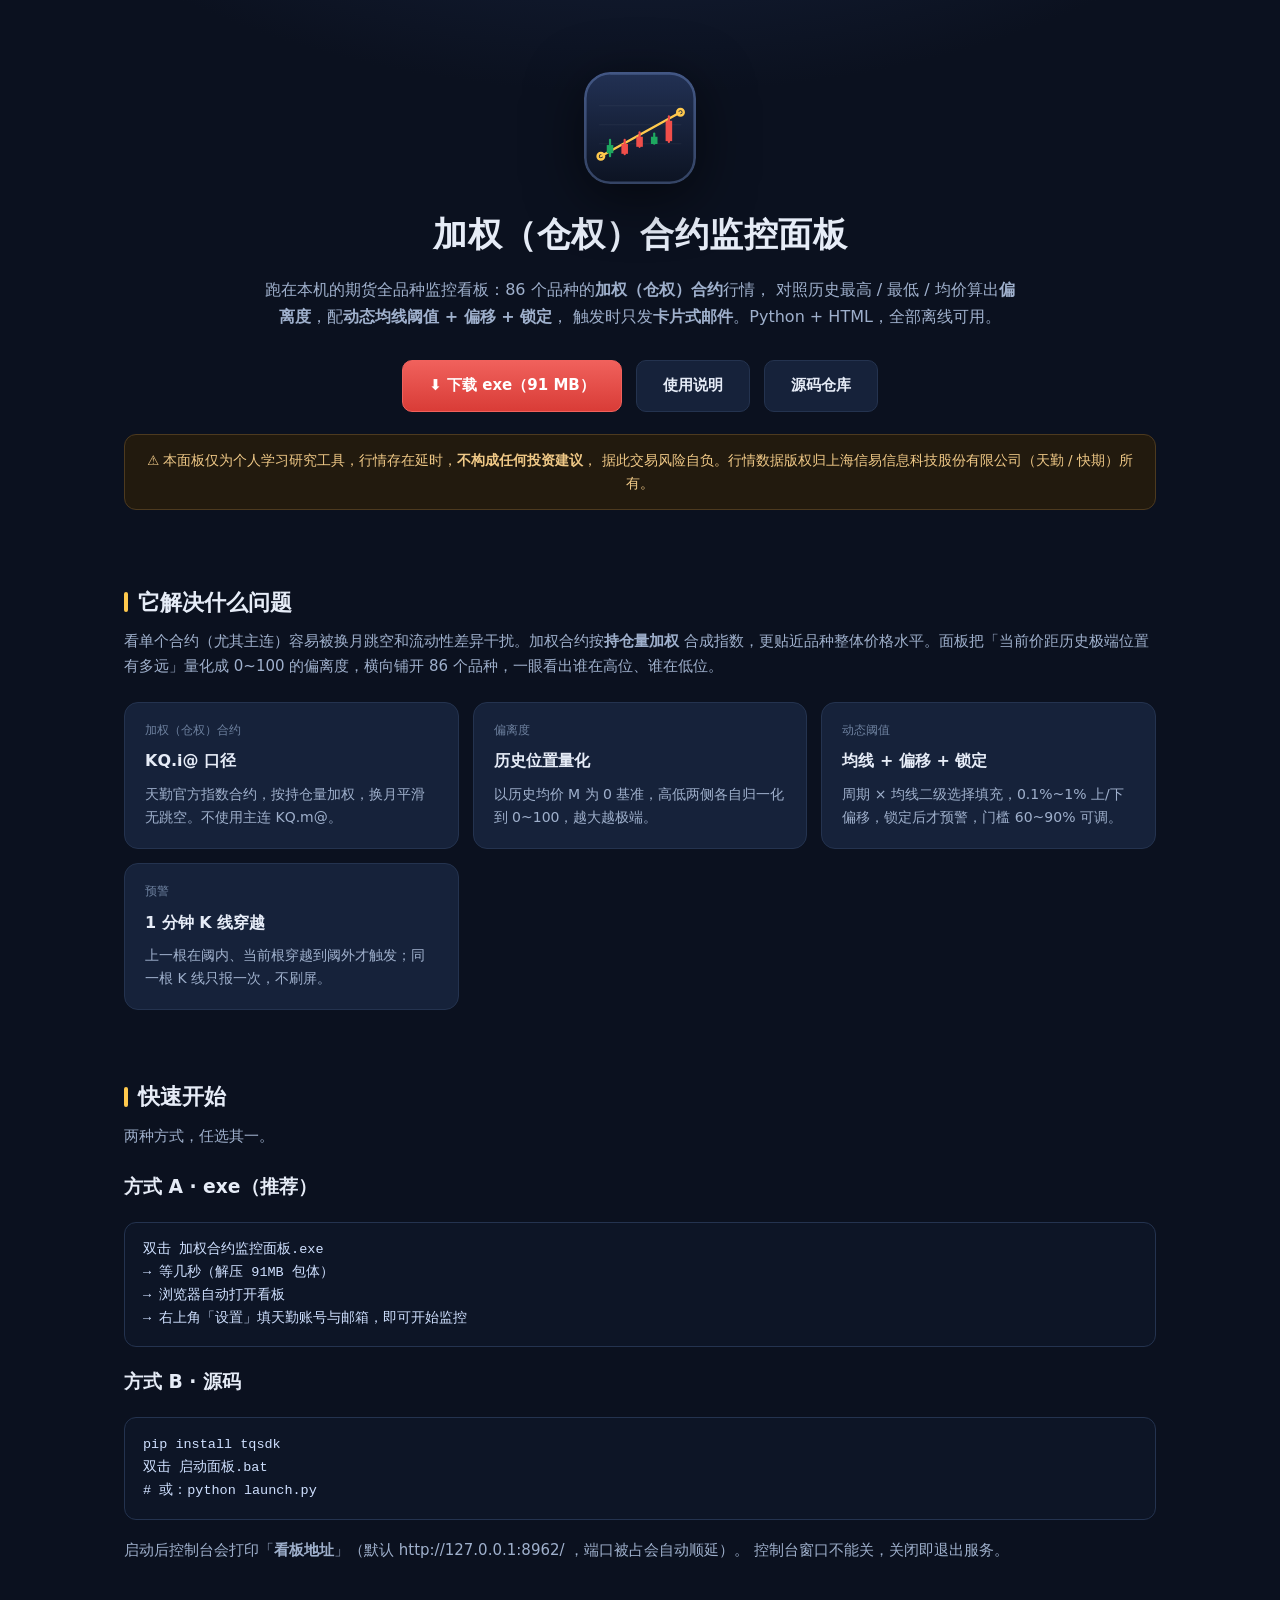
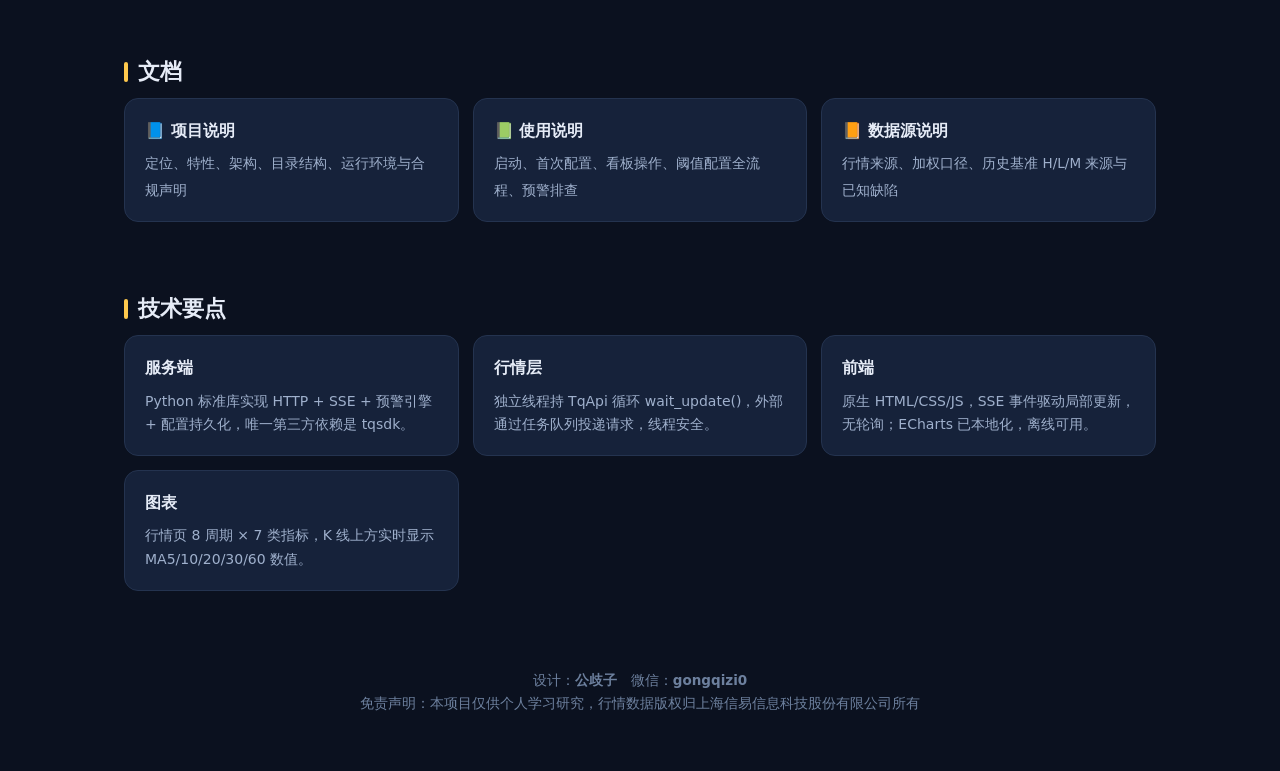
<file: docs/index.html>
<!DOCTYPE html>
<html lang="zh-CN">
<head>
<meta charset="UTF-8">
<meta name="viewport" content="width=device-width, initial-scale=1.0">
<title>加权（仓权）合约监控面板 · 天勤 TqSdk 版</title>
<meta name="description" content="86 个期货品种加权（仓权）合约行情、历史基准偏离度、动态均线阈值与卡片式邮件预警的本机看板（Python + HTML）">
<link rel="icon" href="data:image/svg+xml,%3Csvg xmlns='http://www.w3.org/2000/svg' viewBox='0 0 64 64'%3E%3Crect width='64' height='64' rx='15' fill='%2322354a'/%3E%3Crect x='13' y='40' width='6' height='13' fill='%231ea860'/%3E%3Crect x='22' y='33' width='6' height='17' fill='%23f04e4a'/%3E%3Crect x='31' y='26' width='6' height='20' fill='%23f04e4a'/%3E%3Crect x='40' y='30' width='6' height='15' fill='%231ea860'/%3E%3Crect x='49' y='16' width='6' height='25' fill='%23f04e4a'/%3E%3Cpath d='M10 48 L56 21' stroke='%23ffc94d' stroke-width='2.5' stroke-linecap='round'/%3E%3C/svg%3E">
<style>
  :root{
    --bg:#0b111f; --bg2:#111a2e; --card:#16223a; --line:#24334f;
    --tx:#e6ecf7; --tx2:#9fb0cc; --tx3:#6d809e;
    --up:#f04e4a; --down:#1ea860; --gold:#ffc94d;
    --mono:"SFMono-Regular",Consolas,"Liberation Mono",Menlo,monospace;
  }
  *{box-sizing:border-box}
  html{scroll-behavior:smooth}
  body{
    margin:0; background:radial-gradient(1200px 600px at 50% -10%,#1a2745 0%,var(--bg) 55%) no-repeat,var(--bg);
    color:var(--tx); font-family:"PingFang SC","Microsoft YaHei","Segoe UI",system-ui,-apple-system,sans-serif;
    line-height:1.7; -webkit-font-smoothing:antialiased;
  }
  .wrap{max-width:1080px; margin:0 auto; padding:0 24px}
  a{color:var(--gold); text-decoration:none}
  a:hover{text-decoration:underline}

  /* hero */
  header{padding:72px 0 40px; text-align:center}
  .logo{
    width:112px; height:112px; margin:0 auto 22px; display:block;
    filter:drop-shadow(0 12px 28px rgba(0,0,0,.55));
  }
  h1{margin:0 0 12px; font-size:34px; letter-spacing:.5px; font-weight:700}
  .sub{margin:0 auto; max-width:760px; color:var(--tx2); font-size:16px}
  .btns{margin-top:30px; display:flex; gap:14px; justify-content:center; flex-wrap:wrap}
  .btn{
    padding:12px 26px; border-radius:10px; font-size:15px; font-weight:600;
    border:1px solid var(--line); transition:.18s; display:inline-block;
  }
  .btn.pri{background:linear-gradient(180deg,#f0615c,#d93c37); color:#fff; border-color:#f0615c}
  .btn.pri:hover{transform:translateY(-2px); box-shadow:0 10px 24px rgba(240,78,74,.32); text-decoration:none}
  .btn.sec{background:var(--card); color:var(--tx)}
  .btn.sec:hover{background:#1c2a44; text-decoration:none}

  /* sections */
  section{padding:34px 0}
  h2{font-size:22px; margin:0 0 8px; display:flex; align-items:center; gap:10px}
  h2::before{content:""; width:4px; height:20px; border-radius:2px; background:var(--gold)}
  .lead{color:var(--tx2); margin:0 0 22px; font-size:15px}

  .grid{display:grid; grid-template-columns:repeat(auto-fit,minmax(250px,1fr)); gap:14px}
  .c{background:var(--card); border:1px solid var(--line); border-radius:14px; padding:18px 20px}
  .c h3{margin:0 0 8px; font-size:16px}
  .c p{margin:0; color:var(--tx2); font-size:14px}
  .tag{font-size:12px; color:var(--tx3); display:block; margin-bottom:6px; font-family:var(--mono)}

  table{width:100%; border-collapse:collapse; font-size:14px; background:var(--card);
        border:1px solid var(--line); border-radius:12px; overflow:hidden}
  th,td{padding:10px 14px; text-align:left; border-bottom:1px solid var(--line)}
  th{background:#1a2740; color:var(--tx); font-weight:600}
  tr:last-child td{border-bottom:none}
  td code, .c code{font-family:var(--mono); font-size:13px; color:var(--gold)}

  pre{background:#0d1526; border:1px solid var(--line); border-radius:12px;
      padding:16px 18px; overflow:auto; font-family:var(--mono); font-size:13.5px; color:#cfe0ff}
  .up{color:var(--up)} .down{color:var(--down)}

  .docs{display:grid; grid-template-columns:repeat(auto-fit,minmax(220px,1fr)); gap:14px}
  .doc{background:var(--card); border:1px solid var(--line); border-radius:14px; padding:18px 20px; display:block; color:var(--tx)}
  .doc:hover{border-color:var(--gold); text-decoration:none}
  .doc b{display:block; margin-bottom:4px}
  .doc span{color:var(--tx2); font-size:13.5px}

  footer{padding:44px 0 56px; text-align:center; color:var(--tx3); font-size:13.5px}
  .warn{margin-top:22px; padding:14px 18px; border:1px solid #4d3a1f; background:#221a0e;
         border-radius:12px; color:#f0c987; font-size:13.5px}
  @media(max-width:600px){h1{font-size:26px}header{padding:48px 0 28px}}
</style>
</head>
<body>

<div class="wrap">
<header>
  <!-- 与 exe 图标同源：深蓝方砖 + 红涨绿跌 K 线 + 金色趋势线 -->
  <svg class="logo" viewBox="0 0 512 512" xmlns="http://www.w3.org/2000/svg" role="img" aria-label="应用图标">
    <defs>
      <clipPath id="rr"><rect width="512" height="512" rx="120" ry="120"/></clipPath>
      <linearGradient id="bg" x1="0" y1="0" x2="0" y2="1">
        <stop offset="0" stop-color="#223154"/><stop offset="1" stop-color="#0c1322"/>
      </linearGradient>
    </defs>
    <g clip-path="url(#rr)">
      <rect width="512" height="512" fill="url(#bg)"/>
      <g stroke="#ffffff" stroke-opacity="0.07" stroke-width="3">
        <line x1="69" y1="154" x2="445" y2="154"/>
        <line x1="69" y1="241" x2="445" y2="241"/>
        <line x1="69" y1="328" x2="445" x2="328" y2="328"/>
      </g>
      <line x1="77" y1="385" x2="441" y2="184" stroke="#ffc94d" stroke-width="11" stroke-linecap="round"/>
      <g stroke-linecap="round">
        <line x1="119" y1="310" x2="119" y2="385" stroke="#1ea860" stroke-width="10"/>
        <rect x="104" y="334" width="30" height="37" fill="#1ea860"/>
        <line x1="186" y1="310" x2="186" y2="376" stroke="#f04e4a" stroke-width="10"/>
        <rect x="171" y="329" width="30" height="45" fill="#f04e4a"/>
        <line x1="254" y1="276" x2="254" y2="342" stroke="#f04e4a" stroke-width="10"/>
        <rect x="239" y="296" width="30" height="46" fill="#f04e4a"/>
        <line x1="321" y1="281" x2="321" y2="328" stroke="#1ea860" stroke-width="10"/>
        <rect x="306" y="296" width="30" height="33" fill="#1ea860"/>
        <line x1="388" y1="203" x2="388" y2="320" stroke="#f04e4a" stroke-width="10"/>
        <rect x="373" y="223" width="30" height="93" fill="#f04e4a"/>
      </g>
      <g fill="none" stroke="#ffc94d" stroke-width="11">
        <circle cx="77" cy="385" r="15"/><circle cx="441" cy="184" r="15"/>
      </g>
      <rect x="6" y="6" width="500" height="500" rx="114" ry="114"
            fill="none" stroke="#7a98d6" stroke-opacity="0.37" stroke-width="12"/>
    </g>
  </svg>

  <h1>加权（仓权）合约监控面板</h1>
  <p class="sub">
    跑在本机的期货全品种监控看板：86 个品种的<b>加权（仓权）合约</b>行情，
    对照历史最高 / 最低 / 均价算出<b>偏离度</b>，配<b>动态均线阈值 + 偏移 + 锁定</b>，
    触发时只发<b>卡片式邮件</b>。Python + HTML，全部离线可用。
  </p>

  <div class="btns">
    <a class="btn pri" href="https://cnb.cool/gongqizi0/futures-weighted-monitor/-/releases/download/v1.0.0/%E5%8A%A0%E6%9D%83%E5%90%88%E7%BA%A6%E7%9B%91%E6%8E%A7%E9%9D%A2%E6%9D%BF.exe">⬇ 下载 exe（91 MB）</a>
    <a class="btn sec" href="https://cnb.cool/gongqizi0/futures-weighted-monitor/-/blob/main/docs/%E4%BD%BF%E7%94%A8%E8%AF%B4%E6%98%8E.md">使用说明</a>
    <a class="btn sec" href="https://cnb.cool/gongqizi0/futures-weighted-monitor">源码仓库</a>
  </div>

  <div class="warn">
    ⚠ 本面板仅为个人学习研究工具，行情存在延时，<b>不构成任何投资建议</b>，
    据此交易风险自负。行情数据版权归上海信易信息科技股份有限公司（天勤 / 快期）所有。
  </div>
</header>

<section>
  <h2>它解决什么问题</h2>
  <p class="lead">
    看单个合约（尤其主连）容易被换月跳空和流动性差异干扰。加权合约按<b>持仓量加权</b>
    合成指数，更贴近品种整体价格水平。面板把「当前价距历史极端位置有多远」量化成
    0~100 的偏离度，横向铺开 86 个品种，一眼看出谁在高位、谁在低位。
  </p>
  <div class="grid">
    <div class="c">
      <span class="tag">加权（仓权）合约</span>
      <h3>KQ.i@ 口径</h3>
      <p>天勤官方指数合约，按持仓量加权，换月平滑无跳空。不使用主连 KQ.m@。</p>
    </div>
    <div class="c">
      <span class="tag">偏离度</span>
      <h3>历史位置量化</h3>
      <p>以历史均价 M 为 0 基准，高低两侧各自归一化到 0~100，越大越极端。</p>
    </div>
    <div class="c">
      <span class="tag">动态阈值</span>
      <h3>均线 + 偏移 + 锁定</h3>
      <p>周期 × 均线二级选择填充，0.1%~1% 上/下偏移，锁定后才预警，门槛 60~90% 可调。</p>
    </div>
    <div class="c">
      <span class="tag">预警</span>
      <h3>1 分钟 K 线穿越</h3>
      <p>上一根在阈内、当前根穿越到阈外才触发；同一根 K 线只报一次，不刷屏。</p>
    </div>
  </div>
</section>

<section>
  <h2>快速开始</h2>
  <p class="lead">两种方式，任选其一。</p>

  <h3>方式 A · exe（推荐）</h3>
  <pre>双击 加权合约监控面板.exe
→ 等几秒（解压 91MB 包体）
→ 浏览器自动打开看板
→ 右上角「设置」填天勤账号与邮箱，即可开始监控</pre>

  <h3>方式 B · 源码</h3>
  <pre>pip install tqsdk
双击 启动面板.bat
# 或：python launch.py</pre>

  <p class="lead" style="margin-top:18px">
    启动后控制台会打印「<b>看板地址</b>」（默认 http://127.0.0.1:8962/ ，端口被占会自动顺延）。
    控制台窗口不能关，关闭即退出服务。
  </p>
</section>

<section>
  <h2>文档</h2>
  <div class="docs">
    <a class="doc" href="https://cnb.cool/gongqizi0/futures-weighted-monitor/-/blob/main/docs/%E9%A1%B9%E7%9B%AE%E8%AF%B4%E6%98%8E.md">
      <b>📘 项目说明</b><span>定位、特性、架构、目录结构、运行环境与合规声明</span>
    </a>
    <a class="doc" href="https://cnb.cool/gongqizi0/futures-weighted-monitor/-/blob/main/docs/%E4%BD%BF%E7%94%A8%E8%AF%B4%E6%98%8E.md">
      <b>📗 使用说明</b><span>启动、首次配置、看板操作、阈值配置全流程、预警排查</span>
    </a>
    <a class="doc" href="https://cnb.cool/gongqizi0/futures-weighted-monitor/-/blob/main/docs/%E6%95%B0%E6%8D%AE%E6%BA%90%E8%AF%B4%E6%98%8E.md">
      <b>📙 数据源说明</b><span>行情来源、加权口径、历史基准 H/L/M 来源与已知缺陷</span>
    </a>
  </div>
</section>

<section>
  <h2>技术要点</h2>
  <div class="grid">
    <div class="c"><h3>服务端</h3><p>Python 标准库实现 HTTP + SSE + 预警引擎 + 配置持久化，唯一第三方依赖是 tqsdk。</p></div>
    <div class="c"><h3>行情层</h3><p>独立线程持 TqApi 循环 wait_update()，外部通过任务队列投递请求，线程安全。</p></div>
    <div class="c"><h3>前端</h3><p>原生 HTML/CSS/JS，SSE 事件驱动局部更新，无轮询；ECharts 已本地化，离线可用。</p></div>
    <div class="c"><h3>图表</h3><p>行情页 8 周期 × 7 类指标，K 线上方实时显示 MA5/10/20/30/60 数值。</p></div>
  </div>
</section>

<footer>
  设计：<b>公歧子</b>　微信：<b>gongqizi0</b><br>
  免责声明：本项目仅供个人学习研究，行情数据版权归上海信易信息科技股份有限公司所有
</footer>
</div>

</body>
</html>
</file>
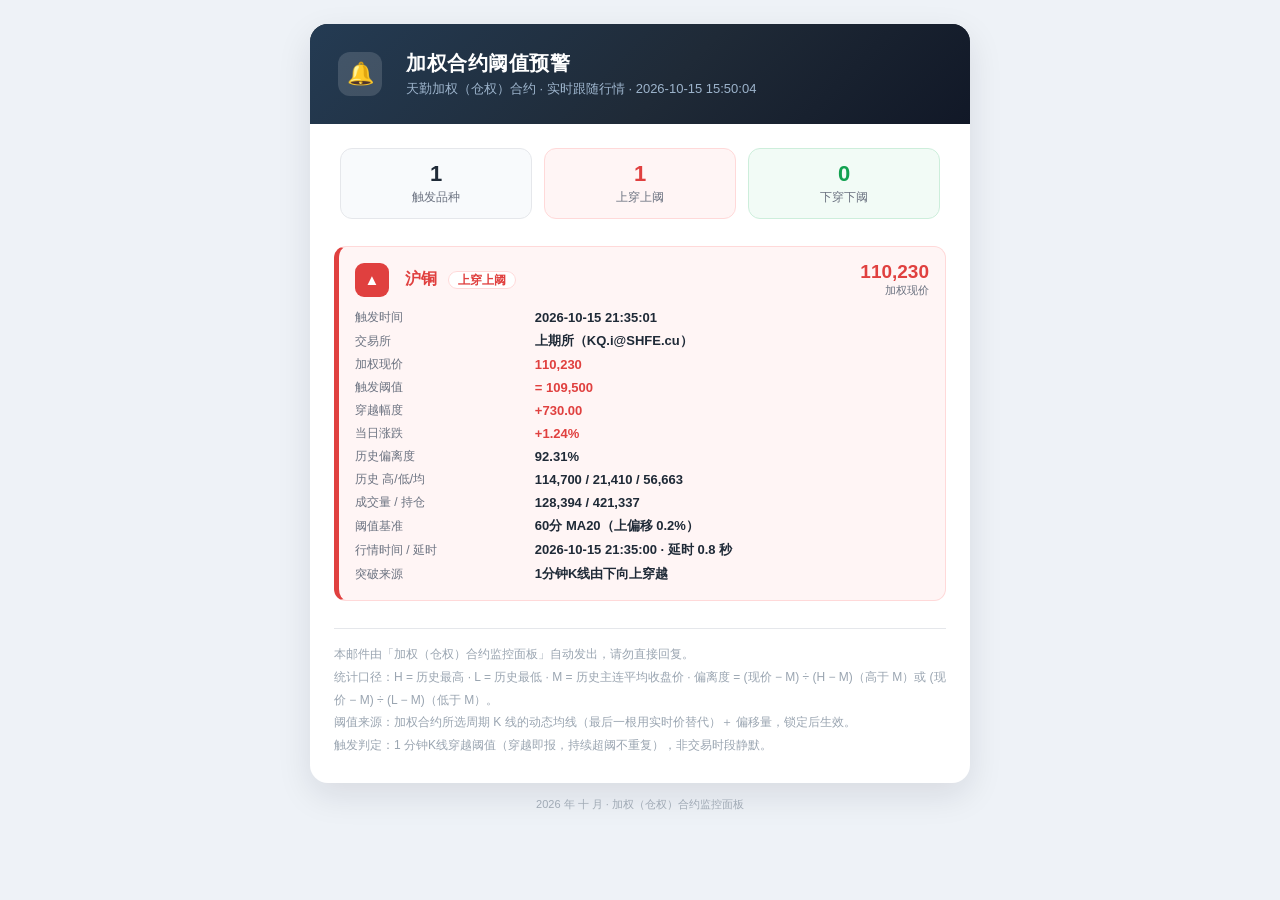
<file: 邮件预览.html>
<!DOCTYPE html>
<html><head><meta charset="utf-8">
<meta name="viewport" content="width=device-width,initial-scale=1">
<title>加权合约阈值预警</title></head>
<body style="margin:0;padding:0;background:#eef2f7;">
<table width="100%" cellpadding="0" cellspacing="0" border="0"
       style="background:#eef2f7;padding:24px 12px;">
  <tr><td align="center">
    <table width="660" cellpadding="0" cellspacing="0" border="0"
           style="max-width:660px;width:100%;background:#ffffff;border-radius:18px;
                  overflow:hidden;box-shadow:0 12px 34px rgba(15,23,42,.10);">

      <tr><td style="background:#1f2a37;background-image:linear-gradient(135deg,#243b53 0%,#1f2a37 55%,#111827 100%);
                     padding:26px 28px;">
        <table width="100%" cellpadding="0" cellspacing="0" border="0"><tr>
          <td valign="middle" width="54">
            <div style="width:44px;height:44px;line-height:44px;border-radius:12px;
                        background:rgba(255,255,255,.14);color:#ffffff;
                        font-size:22px;text-align:center;">&#128276;</div>
          </td>
          <td valign="middle" style="padding-left:14px;font-family:-apple-system,'Segoe UI','Microsoft YaHei',sans-serif;">
            <div style="font-size:20px;font-weight:700;color:#ffffff;letter-spacing:.5px;">
              加权合约阈值预警
            </div>
            <div style="font-size:13px;color:#9db4cc;margin-top:3px;">
              天勤加权（仓权）合约 · 实时跟随行情 · 2026-10-15 15:50:04
            </div>
          </td>
        </tr></table>
      </td></tr>

      <tr><td style="padding:18px 24px 6px;">
        <table width="100%" cellpadding="0" cellspacing="0" border="0"><tr>
          <td width="33%%" align="center" style="padding:6px;">
            <div style="background:#f8fafc;border:1px solid #e5e7eb;border-radius:12px;
                        padding:12px 6px;font-family:-apple-system,'Segoe UI','Microsoft YaHei',sans-serif;">
              <div style="font-size:22px;font-weight:800;color:#1f2a37;">1</div>
              <div style="font-size:12px;color:#6b7280;margin-top:2px;">触发品种</div>
            </div>
          </td>
          <td width="33%%" align="center" style="padding:6px;">
            <div style="background:#fff5f5;border:1px solid #ffd9d9;border-radius:12px;
                        padding:12px 6px;font-family:-apple-system,'Segoe UI','Microsoft YaHei',sans-serif;">
              <div style="font-size:22px;font-weight:800;color:#e0403f;">1</div>
              <div style="font-size:12px;color:#6b7280;margin-top:2px;">上穿上阈</div>
            </div>
          </td>
          <td width="33%%" align="center" style="padding:6px;">
            <div style="background:#f2fbf6;border:1px solid #cdeedb;border-radius:12px;
                        padding:12px 6px;font-family:-apple-system,'Segoe UI','Microsoft YaHei',sans-serif;">
              <div style="font-size:22px;font-weight:800;color:#12a150;">0</div>
              <div style="font-size:12px;color:#6b7280;margin-top:2px;">下穿下阈</div>
            </div>
          </td>
        </tr></table>
      </td></tr>

      <tr><td style="padding:6px 24px 4px;">
        <table width="100%" cellpadding="0" cellspacing="0" border="0">
          
    <tr><td style="padding:9px 0;">
      <table width="100%" cellpadding="0" cellspacing="0" border="0"
             style="background:#fff5f5;border:1px solid #ffd9d9;border-left:5px solid #e0403f;
                    border-radius:12px;">
        <tr>
          <td colspan="2" style="padding:14px 16px 6px;">
            <table width="100%" cellpadding="0" cellspacing="0" border="0"><tr>
              <td width="40" valign="middle">
                <div style="width:34px;height:34px;line-height:34px;border-radius:9px;
                            background:#e0403f;color:#ffffff;font-size:15px;
                            text-align:center;font-weight:bold;">▲</div>
              </td>
              <td valign="middle" style="padding-left:10px;font-family:-apple-system,'Segoe UI','Microsoft YaHei',sans-serif;">
                <span style="font-size:16px;font-weight:700;color:#e0403f;
                             letter-spacing:.3px;">沪铜</span>
                <span style="font-size:12px;font-weight:600;color:#e0403f;
                             background:#ffffff;border:1px solid #ffd9d9;
                             border-radius:20px;padding:1px 9px;margin-left:6px;">上穿上阈</span>
              </td>
              <td valign="middle" align="right" style="font-family:-apple-system,'Segoe UI','Microsoft YaHei',sans-serif;">
                <div style="font-size:19px;font-weight:800;color:#e0403f;">110,230</div>
                <div style="font-size:11px;color:#6b7280;">加权现价</div>
              </td>
            </tr></table>
          </td>
        </tr>
        <tr><td colspan="2" style="padding:2px 16px 14px;">
          <table width="100%" cellpadding="0" cellspacing="0" border="0"><tr><td style="padding:3px 8px 3px 0;font-size:12px;color:#6b7280;white-space:nowrap;font-family:-apple-system,'Segoe UI','Microsoft YaHei',sans-serif;">触发时间</td><td style="padding:3px 0;font-size:13px;color:#1f2a37;font-weight:600;font-family:-apple-system,'Segoe UI','Microsoft YaHei',sans-serif;">2026-10-15 21:35:01</td></tr><tr><td style="padding:3px 8px 3px 0;font-size:12px;color:#6b7280;white-space:nowrap;font-family:-apple-system,'Segoe UI','Microsoft YaHei',sans-serif;">交易所</td><td style="padding:3px 0;font-size:13px;color:#1f2a37;font-weight:600;font-family:-apple-system,'Segoe UI','Microsoft YaHei',sans-serif;">上期所（KQ.i@SHFE.cu）</td></tr><tr><td style="padding:3px 8px 3px 0;font-size:12px;color:#6b7280;white-space:nowrap;font-family:-apple-system,'Segoe UI','Microsoft YaHei',sans-serif;">加权现价</td><td style="padding:3px 0;font-size:13px;color:#e0403f;font-weight:600;font-family:-apple-system,'Segoe UI','Microsoft YaHei',sans-serif;">110,230</td></tr><tr><td style="padding:3px 8px 3px 0;font-size:12px;color:#6b7280;white-space:nowrap;font-family:-apple-system,'Segoe UI','Microsoft YaHei',sans-serif;">触发阈值</td><td style="padding:3px 0;font-size:13px;color:#e0403f;font-weight:600;font-family:-apple-system,'Segoe UI','Microsoft YaHei',sans-serif;"> = 109,500</td></tr><tr><td style="padding:3px 8px 3px 0;font-size:12px;color:#6b7280;white-space:nowrap;font-family:-apple-system,'Segoe UI','Microsoft YaHei',sans-serif;">穿越幅度</td><td style="padding:3px 0;font-size:13px;color:#e0403f;font-weight:600;font-family:-apple-system,'Segoe UI','Microsoft YaHei',sans-serif;">+730.00</td></tr><tr><td style="padding:3px 8px 3px 0;font-size:12px;color:#6b7280;white-space:nowrap;font-family:-apple-system,'Segoe UI','Microsoft YaHei',sans-serif;">当日涨跌</td><td style="padding:3px 0;font-size:13px;color:#e0403f;font-weight:600;font-family:-apple-system,'Segoe UI','Microsoft YaHei',sans-serif;">+1.24%</td></tr><tr><td style="padding:3px 8px 3px 0;font-size:12px;color:#6b7280;white-space:nowrap;font-family:-apple-system,'Segoe UI','Microsoft YaHei',sans-serif;">历史偏离度</td><td style="padding:3px 0;font-size:13px;color:#1f2a37;font-weight:600;font-family:-apple-system,'Segoe UI','Microsoft YaHei',sans-serif;">92.31%</td></tr><tr><td style="padding:3px 8px 3px 0;font-size:12px;color:#6b7280;white-space:nowrap;font-family:-apple-system,'Segoe UI','Microsoft YaHei',sans-serif;">历史 高/低/均</td><td style="padding:3px 0;font-size:13px;color:#1f2a37;font-weight:600;font-family:-apple-system,'Segoe UI','Microsoft YaHei',sans-serif;">114,700 / 21,410 / 56,663</td></tr><tr><td style="padding:3px 8px 3px 0;font-size:12px;color:#6b7280;white-space:nowrap;font-family:-apple-system,'Segoe UI','Microsoft YaHei',sans-serif;">成交量 / 持仓</td><td style="padding:3px 0;font-size:13px;color:#1f2a37;font-weight:600;font-family:-apple-system,'Segoe UI','Microsoft YaHei',sans-serif;">128,394 / 421,337</td></tr><tr><td style="padding:3px 8px 3px 0;font-size:12px;color:#6b7280;white-space:nowrap;font-family:-apple-system,'Segoe UI','Microsoft YaHei',sans-serif;">阈值基准</td><td style="padding:3px 0;font-size:13px;color:#1f2a37;font-weight:600;font-family:-apple-system,'Segoe UI','Microsoft YaHei',sans-serif;">60分 MA20（上偏移 0.2%）</td></tr><tr><td style="padding:3px 8px 3px 0;font-size:12px;color:#6b7280;white-space:nowrap;font-family:-apple-system,'Segoe UI','Microsoft YaHei',sans-serif;">行情时间 / 延时</td><td style="padding:3px 0;font-size:13px;color:#1f2a37;font-weight:600;font-family:-apple-system,'Segoe UI','Microsoft YaHei',sans-serif;">2026-10-15 21:35:00 · 延时 0.8 秒</td></tr><tr><td style="padding:3px 8px 3px 0;font-size:12px;color:#6b7280;white-space:nowrap;font-family:-apple-system,'Segoe UI','Microsoft YaHei',sans-serif;">突破来源</td><td style="padding:3px 0;font-size:13px;color:#1f2a37;font-weight:600;font-family:-apple-system,'Segoe UI','Microsoft YaHei',sans-serif;">1分钟K线由下向上穿越</td></tr></table>
        </td></tr>
      </table>
    </td></tr>
    
        </table>
      </td></tr>

      <tr><td style="padding:14px 24px 26px;">
        <div style="border-top:1px solid #e5e7eb;padding-top:14px;
                    font-size:12px;color:#9aa5b1;line-height:1.9;font-family:-apple-system,'Segoe UI','Microsoft YaHei',sans-serif;">
          本邮件由「加权（仓权）合约监控面板」自动发出，请勿直接回复。<br>
          统计口径：H = 历史最高 · L = 历史最低 · M = 历史主连平均收盘价 ·
          偏离度 = (现价 − M) ÷ (H − M)（高于 M）或 (现价 − M) ÷ (L − M)（低于 M）。<br>
          阈值来源：加权合约所选周期 K 线的动态均线（最后一根用实时价替代）＋ 偏移量，锁定后生效。<br>
          触发判定：1 分钟K线穿越阈值（穿越即报，持续超阈不重复），非交易时段静默。
        </div>
      </td></tr>

    </table>
    <div style="font-size:11px;color:#a0aab5;margin-top:14px;font-family:-apple-system,'Segoe UI','Microsoft YaHei',sans-serif;">
      2026 年 十 月 · 加权（仓权）合约监控面板
    </div>
  </td></tr>
</table>
</body></html>
</file>
